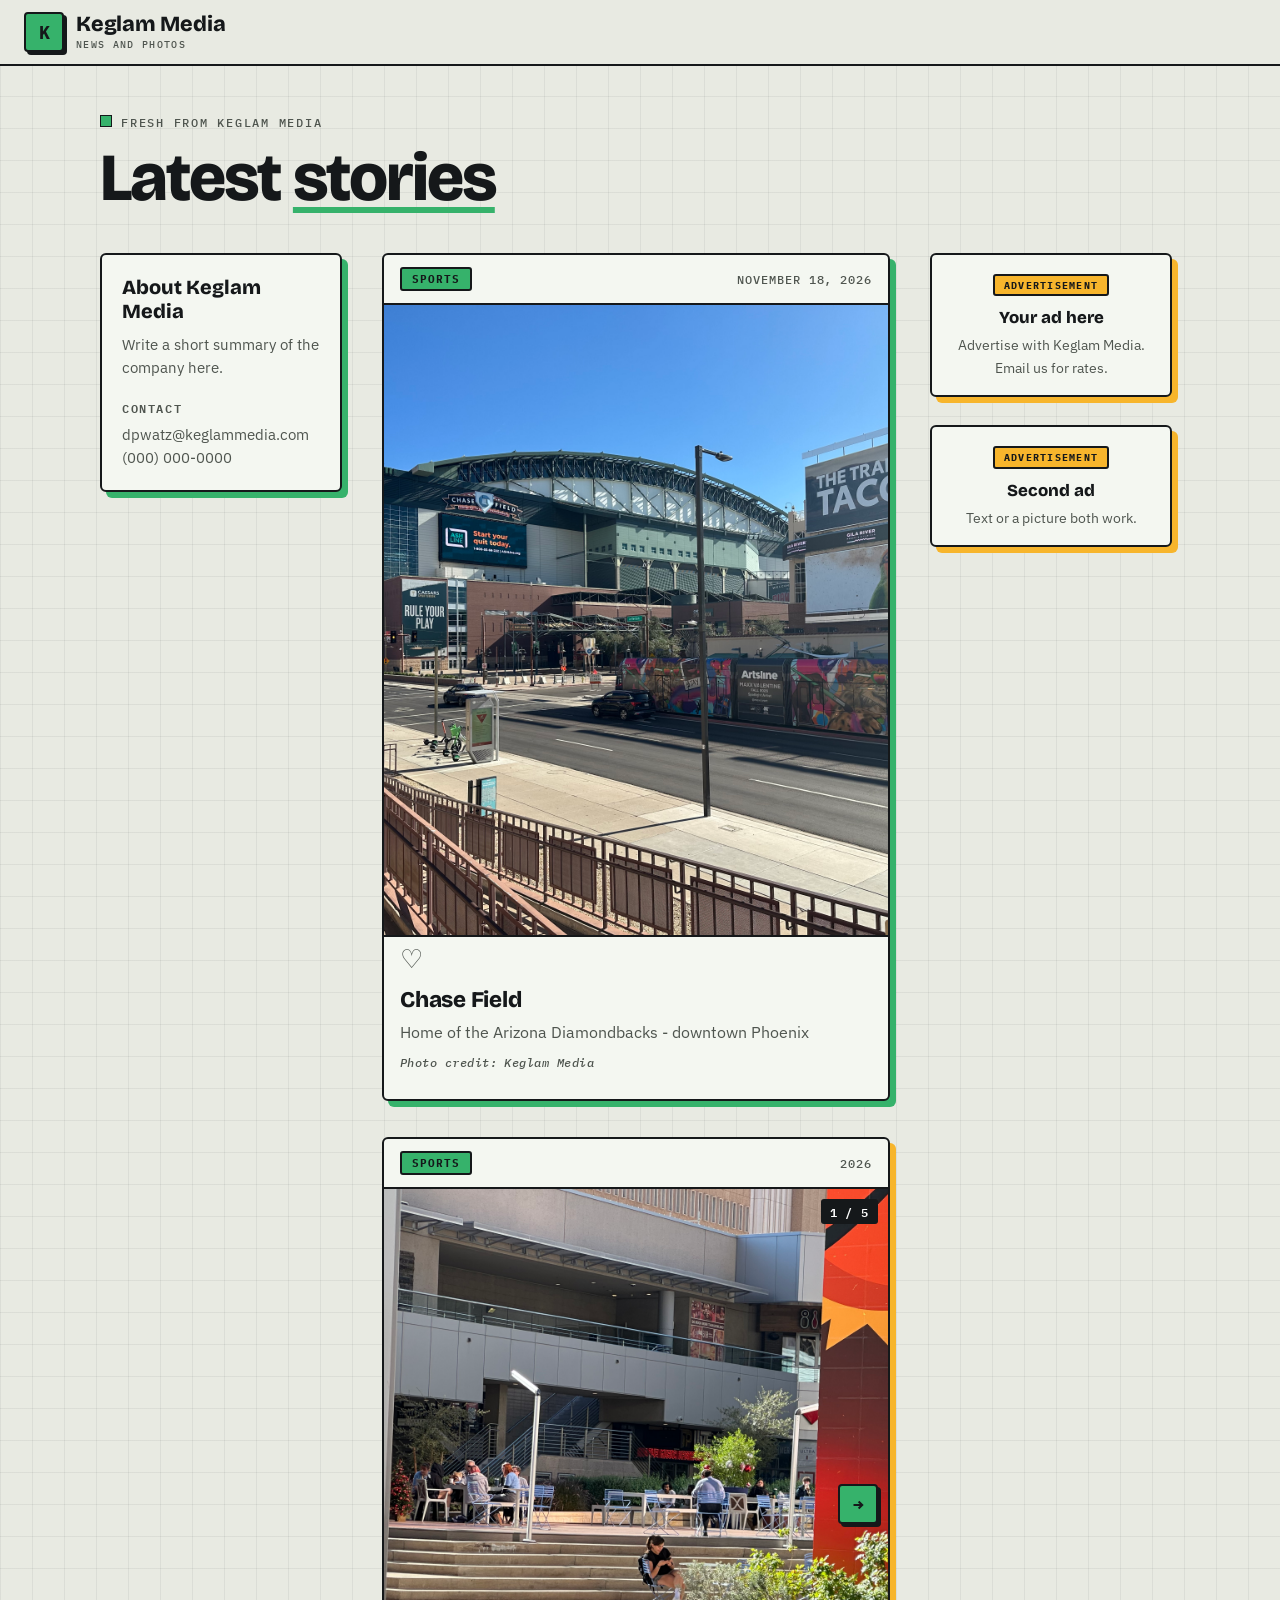
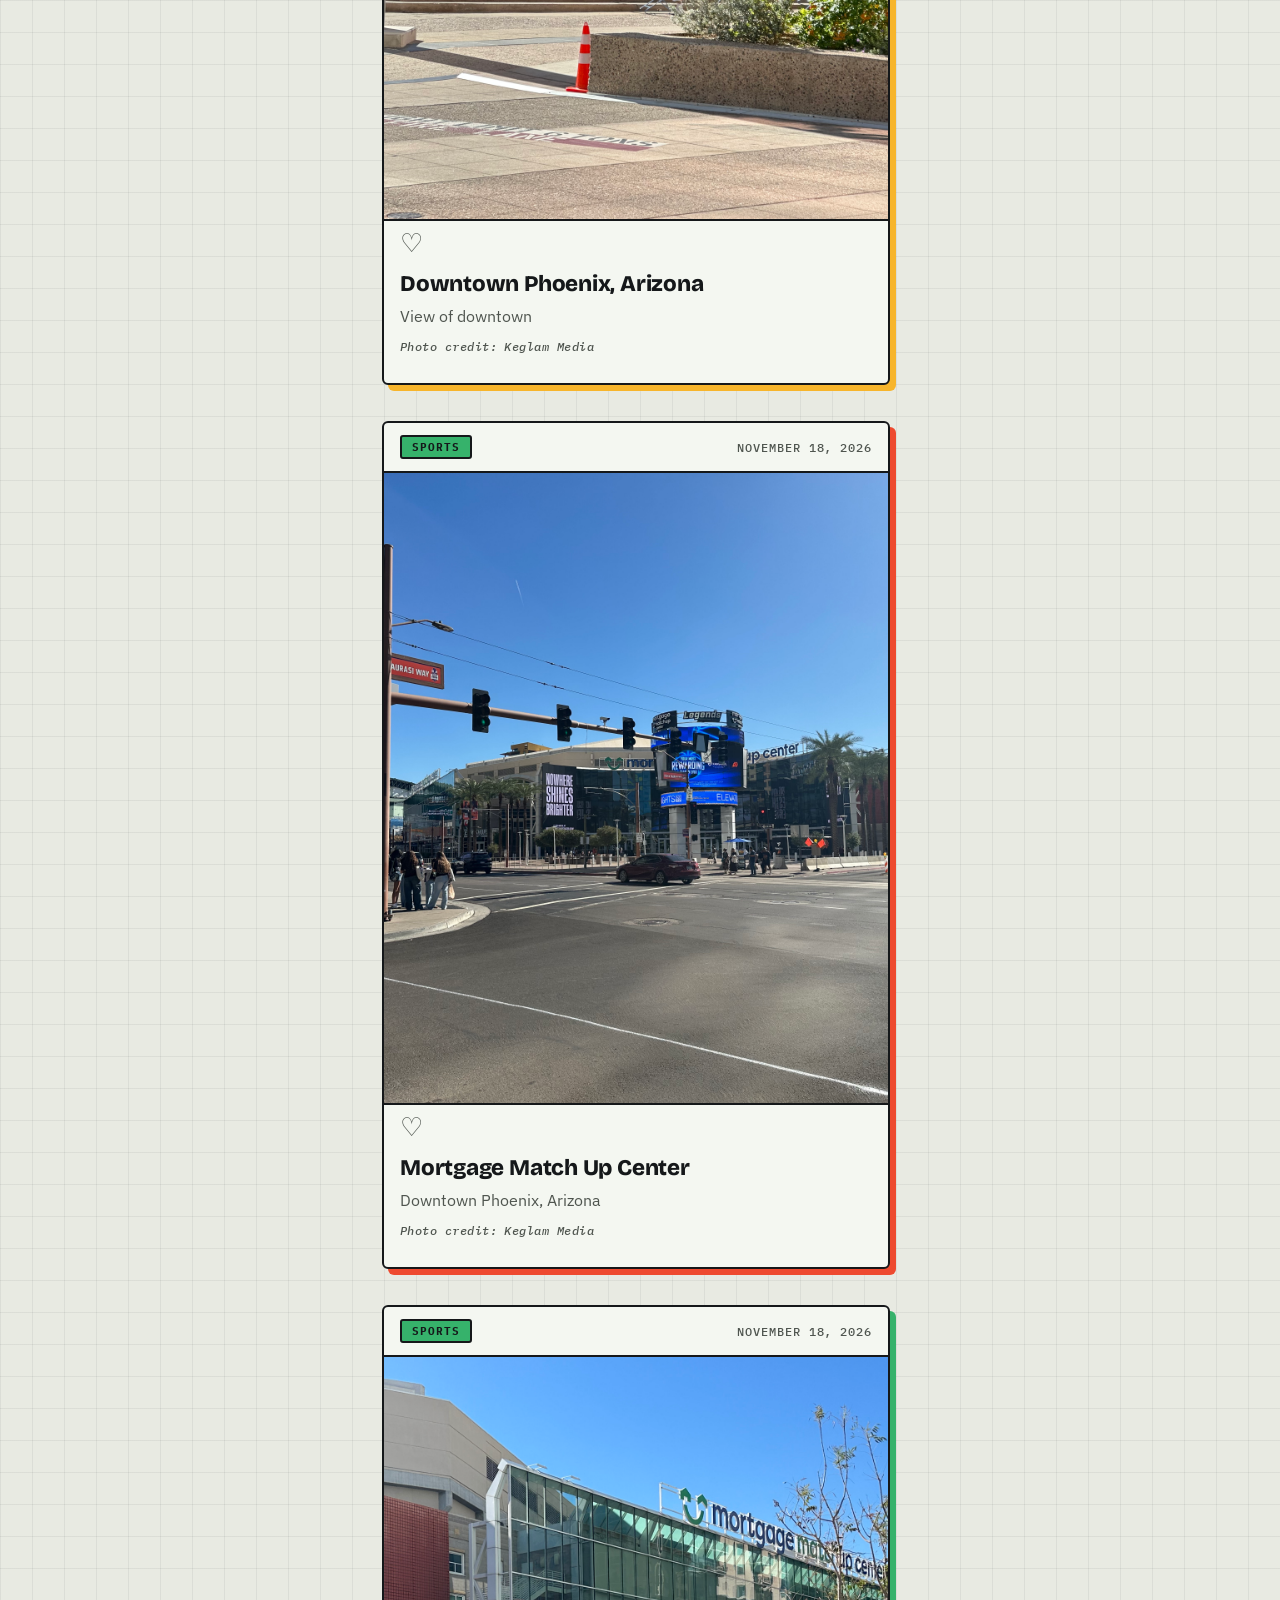
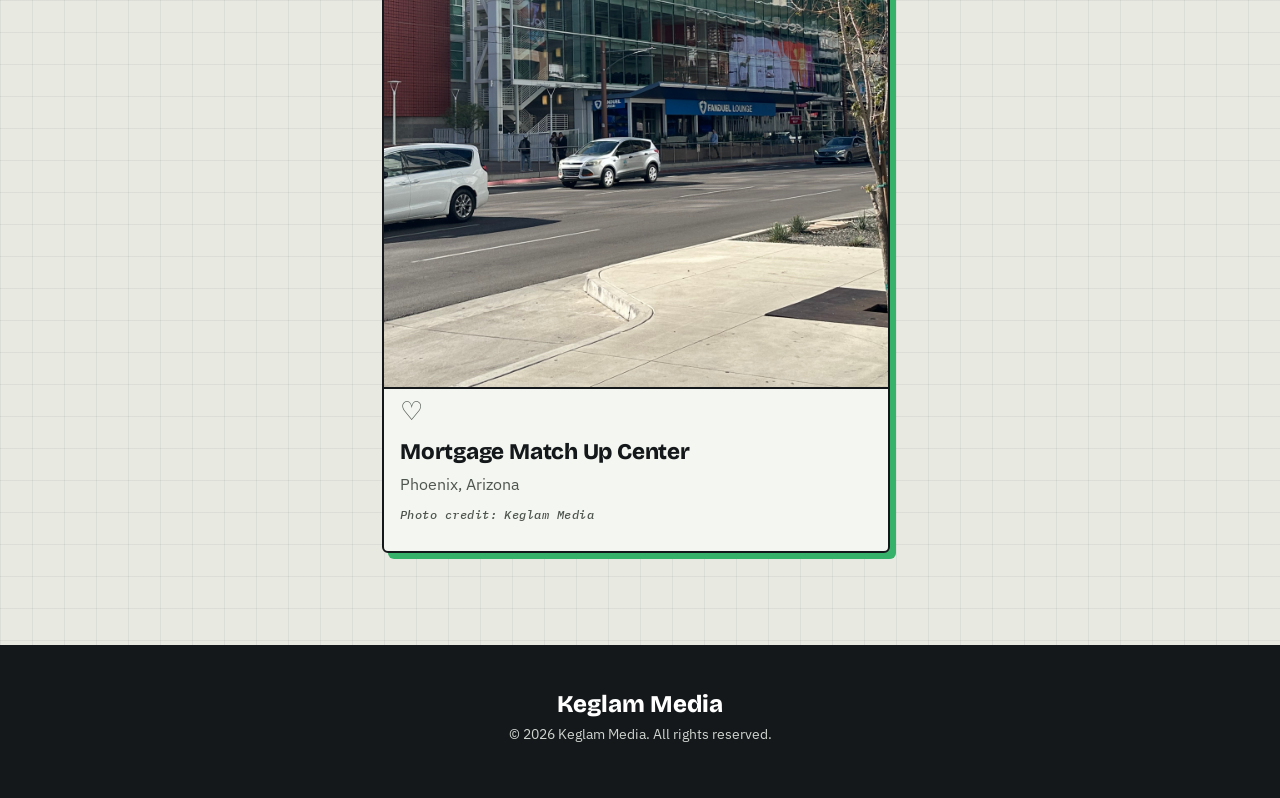
<file: index.html>
<!DOCTYPE html>
<html lang="en">
<head>
  <meta charset="UTF-8">
  <meta name="viewport" content="width=device-width, initial-scale=1">
  <title>Keglam Media</title>
  <meta name="description" content="Stories and photos from Keglam Media.">
  <link rel="preconnect" href="https://fonts.googleapis.com">
  <link rel="preconnect" href="https://fonts.gstatic.com" crossorigin>
  <link href="https://fonts.googleapis.com/css2?family=Bricolage+Grotesque:opsz,wght@12..96,500..800&family=IBM+Plex+Mono:wght@400;500;600;700&family=IBM+Plex+Sans:wght@400;500;600&display=swap" rel="stylesheet">
  <link rel="stylesheet" href="style.css">
</head>
<body>
  <header class="top">
    <a class="brand" href="#top">
      <span class="logo">K</span>
      <span class="name">Keglam Media<small>News and Photos</small></span>
    </a>
  </header>

  <section id="top" class="mast">
    <p class="eyebrow sq">Fresh from Keglam Media</p>
    <h1>Latest <span class="hl">stories</span></h1>
  </section>

  <div class="layout">
    <aside id="leftBox" class="side left"></aside>
    <main id="feed"></main>
    <aside id="adsCol" class="side right"></aside>
  </div>
  <div id="sentinel"></div>
  <p id="end" hidden>You're all caught up.</p>

  <footer>
    <p class="brandline">Keglam Media</p>
    <p>&copy; 2026 Keglam Media. All rights reserved.</p>
  </footer>

  <script src="script.js"></script>
</body>
</html>
</file>
<file: style.css>
* { box-sizing: border-box; }
[hidden] { display: none !important; }

:root {
  --bg: #e8eae2;
  --paper: #f4f7f1;
  --ink: #15181a;
  --muted: #4f554f;
  --line: #d3d8cc;
  --green: #36b26b;
  --amber: #f7b52c;
  --red: #ee4a2f;
  --head: "Bricolage Grotesque", system-ui, sans-serif;
  --body: "IBM Plex Sans", system-ui, sans-serif;
  --mono: "IBM Plex Mono", ui-monospace, monospace;
}

html { scroll-behavior: smooth; }
body {
  margin: 0;
  font-family: var(--body);
  color: var(--ink);
  background-color: var(--bg);
  background-image:
    linear-gradient(rgba(21, 24, 26, .06) 1px, transparent 1px),
    linear-gradient(90deg, rgba(21, 24, 26, .06) 1px, transparent 1px);
  background-size: 32px 32px;
  line-height: 1.6;
}
a {
  color: var(--ink);
  text-decoration-color: var(--green);
  text-decoration-thickness: 2px;
  text-underline-offset: 3px;
}

.top {
  position: sticky;
  top: 0;
  z-index: 20;
  display: flex;
  justify-content: space-between;
  align-items: center;
  gap: 1rem;
  padding: .75rem 1.5rem;
  background: var(--bg);
  border-bottom: 2px solid var(--ink);
}
.brand { display: flex; align-items: center; gap: .75rem; text-decoration: none; }
.logo {
  display: grid;
  place-items: center;
  width: 40px;
  height: 40px;
  background: var(--green);
  border: 2px solid var(--ink);
  border-radius: 4px;
  box-shadow: 3px 3px 0 var(--ink);
  font: 700 1.1rem var(--mono);
  color: var(--ink);
}
.name { font: 800 1.35rem/1.05 var(--head); letter-spacing: -.01em; color: var(--ink); }
.name small {
  display: block;
  margin-top: .2rem;
  font: 500 .6rem var(--mono);
  letter-spacing: .14em;
  text-transform: uppercase;
  color: var(--muted);
}

.eyebrow {
  margin: 0 0 .9rem;
  font: 500 .78rem var(--mono);
  letter-spacing: .14em;
  text-transform: uppercase;
  color: var(--muted);
}
.eyebrow.sq::before {
  content: "";
  display: inline-block;
  width: .6rem;
  height: .6rem;
  margin-right: .6rem;
  background: var(--green);
  border: 1px solid var(--ink);
}

.mast { max-width: 1120px; margin: 0 auto; padding: 3rem 1.25rem 1rem; }
.mast h1 {
  margin: 0;
  font: 800 clamp(2.4rem, 7vw, 4.2rem)/1.02 var(--head);
  letter-spacing: -.03em;
}
.hl {
  text-decoration: underline;
  text-decoration-color: var(--green);
  text-decoration-thickness: .09em;
  text-underline-offset: .1em;
}

.layout {
  display: grid;
  grid-template-columns: 250px minmax(0, 1fr) 250px;
  gap: 2rem;
  align-items: start;
  max-width: 1120px;
  margin: 1.5rem auto 3rem;
  padding: 0 1.25rem;
}
#feed { min-width: 0; padding: 0 8px 8px 0; }
.side.left { position: sticky; top: 5.5rem; padding-right: 8px; }
.side.right { padding-right: 8px; }

.box {
  background: var(--paper);
  border: 2px solid var(--ink);
  border-radius: 6px;
  box-shadow: 6px 6px 0 var(--green);
  padding: 1.25rem;
}
.box h3 { margin: 0 0 .6rem; font: 800 1.25rem/1.2 var(--head); }
.box h4 {
  margin: 1.1rem 0 .3rem;
  font: 600 .72rem var(--mono);
  letter-spacing: .14em;
  text-transform: uppercase;
  color: var(--muted);
}
.box p { margin: 0; font-size: .93rem; color: var(--muted); }
.pre { white-space: pre-line; }

.card {
  --s: var(--green);
  background: var(--paper);
  border: 2px solid var(--ink);
  border-radius: 6px;
  box-shadow: 6px 6px 0 var(--s);
  margin: 0 0 2.25rem;
  overflow: hidden;
}
article.card:nth-of-type(3n+2) { --s: var(--amber); }
article.card:nth-of-type(3n) { --s: var(--red); }
.card-top {
  display: flex;
  justify-content: space-between;
  align-items: center;
  gap: 1rem;
  padding: .75rem 1rem;
  border-bottom: 2px solid var(--ink);
}
.cat {
  padding: .2rem .6rem;
  background: var(--green);
  border: 2px solid var(--ink);
  border-radius: 3px;
  font: 700 .7rem var(--mono);
  letter-spacing: .1em;
  text-transform: uppercase;
}
.date {
  font: 500 .72rem var(--mono);
  letter-spacing: .08em;
  text-transform: uppercase;
  color: var(--muted);
}

.pslider { position: relative; border-bottom: 2px solid var(--ink); }
.pstrip {
  display: flex;
  align-items: flex-start;
  overflow-x: auto;
  scroll-snap-type: x mandatory;
  scroll-behavior: smooth;
  scrollbar-width: none;
  -webkit-overflow-scrolling: touch;
}
.pstrip::-webkit-scrollbar { display: none; }
.pstrip img {
  flex: 0 0 100%;
  display: block;
  width: 100%;
  aspect-ratio: 4 / 5;
  object-fit: cover;
  scroll-snap-align: start;
  background: var(--line);
}
.parrow {
  position: absolute;
  top: 50%;
  transform: translateY(-50%);
  z-index: 2;
  display: grid;
  place-items: center;
  width: 40px;
  height: 40px;
  background: var(--green);
  border: 2px solid var(--ink);
  border-radius: 4px;
  box-shadow: 3px 3px 0 var(--ink);
  font: 700 1.1rem var(--mono);
  color: var(--ink);
  cursor: pointer;
}
.parrow.prev { left: 10px; }
.parrow.next { right: 10px; }
.parrow[disabled] { opacity: 0; pointer-events: none; }
.pcount {
  position: absolute;
  top: 10px;
  right: 10px;
  padding: .15rem .55rem;
  background: var(--ink);
  border-radius: 3px;
  color: #fff;
  font: 600 .72rem var(--mono);
  letter-spacing: .08em;
}

.actions { padding: .6rem 1rem 0; }
.like {
  background: none;
  border: 0;
  padding: 0;
  font-size: 1.6rem;
  line-height: 1;
  color: var(--muted);
  cursor: pointer;
}
.like.on { color: var(--red); }
.body { padding: .4rem 1rem 1.2rem; }
.body h2 { margin: .3rem 0 .5rem; font: 800 1.4rem/1.15 var(--head); letter-spacing: -.01em; }
.body p { margin: 0 0 .6rem; color: var(--muted); font-size: .98rem; }
.body .credit {
  font: italic 500 .72rem var(--mono);
  letter-spacing: .04em;
  color: var(--muted);
}

.ad {
  background: var(--paper);
  border: 2px solid var(--ink);
  border-radius: 6px;
  box-shadow: 6px 6px 0 var(--amber);
  padding: 1rem;
  margin-bottom: 1.75rem;
  text-align: center;
}
.ad .tag {
  display: inline-block;
  margin-bottom: .75rem;
  padding: .15rem .55rem;
  background: var(--amber);
  border: 2px solid var(--ink);
  border-radius: 3px;
  font: 700 .65rem var(--mono);
  letter-spacing: .12em;
  text-transform: uppercase;
}
.ad img {
  display: block;
  width: 100%;
  margin-bottom: .6rem;
  border: 2px solid var(--ink);
  border-radius: 4px;
}
.ad h3 { margin: 0 0 .3rem; font: 800 1.05rem/1.2 var(--head); }
.ad p { margin: 0; font-size: .9rem; color: var(--muted); }
.ad-link { display: block; color: inherit; text-decoration: none; }
.feed-ad { display: none; }

#end {
  text-align: center;
  margin: 0 0 3rem;
  font: 500 .78rem var(--mono);
  letter-spacing: .14em;
  text-transform: uppercase;
  color: var(--muted);
}

footer {
  padding: 2.5rem 1.25rem 3rem;
  background: var(--ink);
  color: #cfd4cf;
  font-size: .9rem;
  text-align: center;
}
footer p { margin: .3rem 0; }
.brandline { font: 800 1.5rem var(--head); color: #fff; }

@media (max-width: 1000px) {
  .layout { grid-template-columns: minmax(0, 1fr); max-width: 560px; gap: 1.75rem; }
  .side.right { display: none; }
  .side.left { position: static; }
  .feed-ad { display: block; margin-bottom: 2.25rem; }
}
@media (max-width: 560px) {
  .top { padding: .75rem 1rem; }
  .mast { padding: 2rem 1.25rem .5rem; }
}
</file>
